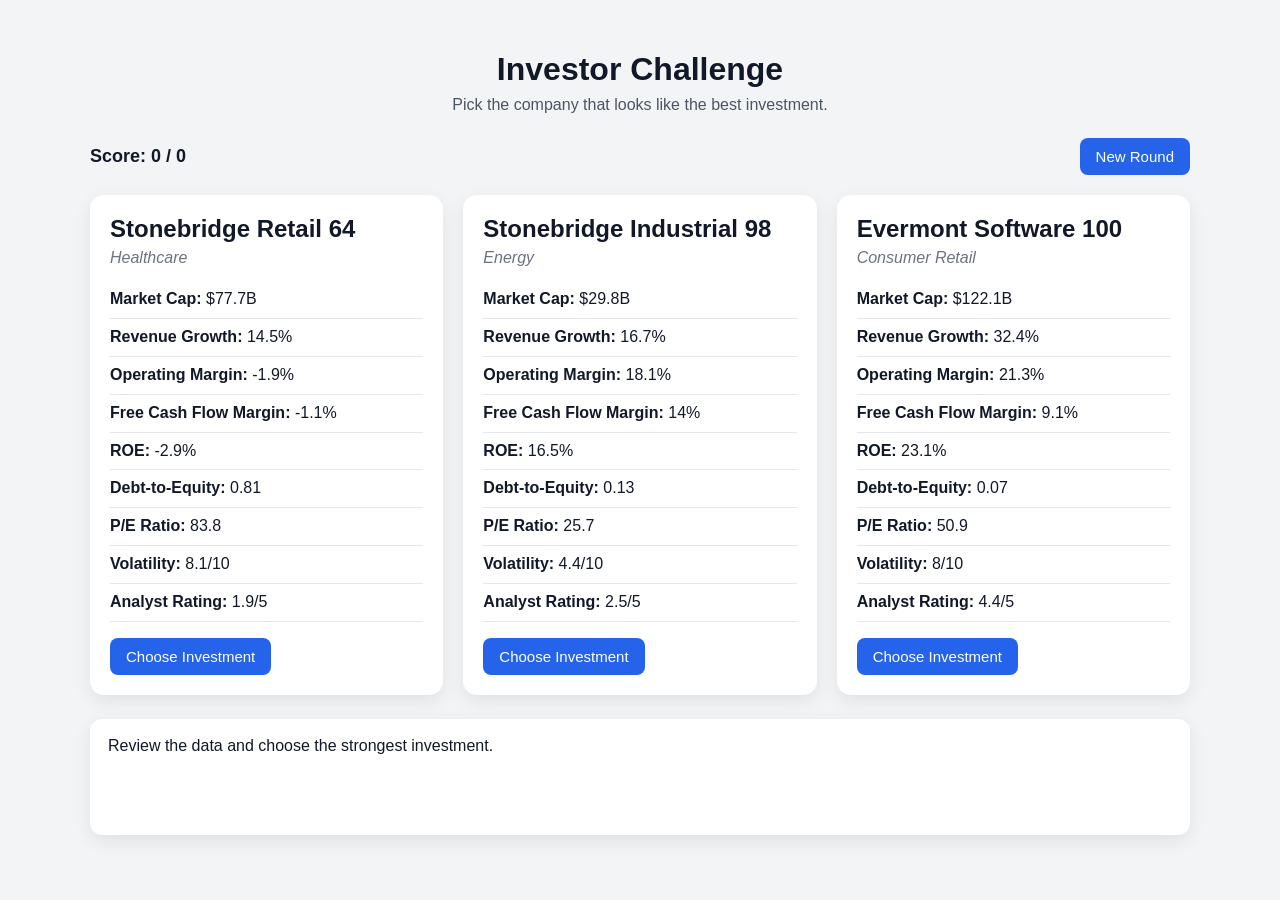
<file: app.html>
<!DOCTYPE html>
<html lang="en">
<head>
  <meta charset="UTF-8" />
  <meta name="viewport" content="width=device-width, initial-scale=1.0" />
  <title>Investor Challenge</title>
  <style>
    body {
      font-family: Arial, sans-serif;
      background: #f3f4f6;
      margin: 0;
      padding: 30px;
      color: #111827;
    }

    .container {
      max-width: 1100px;
      margin: 0 auto;
    }

    h1 {
      text-align: center;
      margin-bottom: 8px;
    }

    .subtitle {
      text-align: center;
      color: #4b5563;
      margin-bottom: 24px;
    }

    .topbar {
      display: flex;
      justify-content: space-between;
      align-items: center;
      margin-bottom: 20px;
      flex-wrap: wrap;
      gap: 12px;
    }

    .scoreboard {
      font-size: 18px;
      font-weight: bold;
    }

    .cards {
      display: grid;
      grid-template-columns: repeat(auto-fit, minmax(300px, 1fr));
      gap: 20px;
    }

    .card {
      background: white;
      border-radius: 14px;
      padding: 20px;
      box-shadow: 0 6px 18px rgba(0,0,0,0.08);
    }

    .card.selected {
      outline: 3px solid #2563eb;
    }

    .card.best {
      outline: 3px solid #15803d;
    }

    .card.dimmed {
      opacity: 0.75;
    }

    .card h2 {
      margin-top: 0;
      margin-bottom: 6px;
    }

    .industry {
      color: #6b7280;
      font-style: italic;
      margin-bottom: 14px;
    }

    .metrics {
      line-height: 1.8;
      margin-bottom: 16px;
    }

    .metrics div {
      border-bottom: 1px solid #e5e7eb;
      padding: 4px 0;
    }

    button {
      background: #2563eb;
      color: white;
      border: none;
      padding: 10px 16px;
      border-radius: 8px;
      cursor: pointer;
      font-size: 15px;
    }

    button:hover {
      background: #1d4ed8;
    }

    button:disabled {
      background: #9ca3af;
      cursor: not-allowed;
    }

    .feedback {
      margin-top: 24px;
      background: white;
      border-radius: 12px;
      padding: 18px;
      box-shadow: 0 6px 18px rgba(0,0,0,0.08);
      min-height: 80px;
    }

    .correct {
      color: #15803d;
      font-weight: bold;
    }

    .wrong {
      color: #b91c1c;
      font-weight: bold;
    }

    .small {
      color: #4b5563;
      margin-top: 8px;
    }

    #nextBtn {
      margin-top: 16px;
      display: none;
    }
  </style>
</head>
<body>
  <div class="container">
    <h1>Investor Challenge</h1>
    <div class="subtitle">Pick the company that looks like the best investment.</div>

    <div class="topbar">
      <div class="scoreboard">Score: <span id="score">0</span> / <span id="round">0</span></div>
      <button onclick="startRound()">New Round</button>
    </div>

    <div class="cards" id="cards"></div>

    <div class="feedback" id="feedback">
      Review the data and choose the strongest investment.
    </div>

    <button id="nextBtn" onclick="startRound()">Next Round</button>
  </div>

  <script>
    // -----------------------------
    // UTILITIES
    // -----------------------------
    function rand(min, max, decimals = 1) {
      return Number((Math.random() * (max - min) + min).toFixed(decimals));
    }

    function randInt(min, max) {
      return Math.floor(Math.random() * (max - min + 1)) + min;
    }

    function pick(arr) {
      return arr[Math.floor(Math.random() * arr.length)];
    }

    function shuffle(array) {
      const copy = [...array];
      for (let i = copy.length - 1; i > 0; i--) {
        const j = Math.floor(Math.random() * (i + 1));
        [copy[i], copy[j]] = [copy[j], copy[i]];
      }
      return copy;
    }

    // -----------------------------
    // FAKE COMPANY NAME PIECES
    // -----------------------------
    const prefixes = [
      "Northstar", "BluePeak", "Ironwood", "Silverline", "Cresta",
      "Harbor", "Oakridge", "Summit", "Vertex", "Pioneer",
      "Stonebridge", "Evermont", "RedCanyon", "Clearwater", "Westbridge"
    ];

    const suffixes = [
      "Systems", "Labs", "Energy", "Health", "Foods",
      "Logistics", "Financial", "Software", "Biotech", "Industrial",
      "Retail", "Networks", "Motors", "Cloud", "Devices"
    ];

    const industries = [
      "Software",
      "Healthcare",
      "Semiconductors",
      "Industrial Manufacturing",
      "Consumer Retail",
      "Energy",
      "Logistics",
      "Fintech",
      "Biotech",
      "Telecom"
    ];

    const profiles = [
      "High Growth",
      "Quality Compounder",
      "Turnaround",
      "Cyclical",
      "Cash Cow",
      "Overhyped",
      "Undervalued",
      "Debt Heavy",
      "Speculative",
      "Balanced"
    ];

    // -----------------------------
    // REALISH COMPANY GENERATOR
    // -----------------------------
    function createCompany(id) {
      const industry = pick(industries);
      const profile = pick(profiles);
      const name = `${pick(prefixes)} ${pick(suffixes)} ${id}`;

      let revenueGrowth, operatingMargin, debtToEquity, peRatio, fcfMargin, roe, volatility;

      switch (profile) {
        case "High Growth":
          revenueGrowth = rand(18, 38);
          operatingMargin = rand(8, 22);
          debtToEquity = rand(0.0, 0.8, 2);
          peRatio = rand(28, 55);
          fcfMargin = rand(4, 18);
          roe = rand(10, 24);
          volatility = rand(6, 9);
          break;

        case "Quality Compounder":
          revenueGrowth = rand(8, 18);
          operatingMargin = rand(18, 32);
          debtToEquity = rand(0.0, 0.7, 2);
          peRatio = rand(18, 30);
          fcfMargin = rand(12, 28);
          roe = rand(16, 30);
          volatility = rand(2, 5);
          break;

        case "Turnaround":
          revenueGrowth = rand(-5, 12);
          operatingMargin = rand(-8, 10);
          debtToEquity = rand(1.0, 2.8, 2);
          peRatio = rand(8, 20);
          fcfMargin = rand(-8, 8);
          roe = rand(-10, 12);
          volatility = rand(7, 10);
          break;

        case "Cyclical":
          revenueGrowth = rand(-8, 20);
          operatingMargin = rand(4, 18);
          debtToEquity = rand(0.4, 1.8, 2);
          peRatio = rand(7, 18);
          fcfMargin = rand(3, 16);
          roe = rand(6, 18);
          volatility = rand(6, 9);
          break;

        case "Cash Cow":
          revenueGrowth = rand(1, 8);
          operatingMargin = rand(20, 36);
          debtToEquity = rand(0.2, 1.2, 2);
          peRatio = rand(12, 22);
          fcfMargin = rand(16, 30);
          roe = rand(18, 35);
          volatility = rand(2, 4);
          break;

        case "Overhyped":
          revenueGrowth = rand(12, 30);
          operatingMargin = rand(-12, 8);
          debtToEquity = rand(0.0, 1.5, 2);
          peRatio = rand(45, 90);
          fcfMargin = rand(-10, 6);
          roe = rand(-8, 10);
          volatility = rand(8, 10);
          break;

        case "Undervalued":
          revenueGrowth = rand(5, 16);
          operatingMargin = rand(10, 24);
          debtToEquity = rand(0.1, 1.0, 2);
          peRatio = rand(8, 15);
          fcfMargin = rand(8, 20);
          roe = rand(10, 24);
          volatility = rand(3, 6);
          break;

        case "Debt Heavy":
          revenueGrowth = rand(4, 16);
          operatingMargin = rand(6, 18);
          debtToEquity = rand(2.0, 4.5, 2);
          peRatio = rand(8, 18);
          fcfMargin = rand(2, 12);
          roe = rand(8, 18);
          volatility = rand(6, 9);
          break;

        case "Speculative":
          revenueGrowth = rand(20, 60);
          operatingMargin = rand(-25, 5);
          debtToEquity = rand(0.0, 1.8, 2);
          peRatio = rand(0, 120);
          fcfMargin = rand(-20, 4);
          roe = rand(-20, 8);
          volatility = rand(8, 10);
          break;

        default: // Balanced
          revenueGrowth = rand(6, 18);
          operatingMargin = rand(10, 22);
          debtToEquity = rand(0.2, 1.2, 2);
          peRatio = rand(14, 24);
          fcfMargin = rand(6, 18);
          roe = rand(10, 22);
          volatility = rand(3, 6);
      }

      const marketCap = rand(2, 180, 1); // billions
      const analystRating = rand(1.8, 4.8, 1); // 1 bad, 5 great

      const valuationScore =
        peRatio === 0 ? -12 :
        peRatio < 10 ? 10 :
        peRatio <= 18 ? 14 :
        peRatio <= 28 ? 8 :
        peRatio <= 40 ? 1 :
        -10;

      const investmentScore =
        revenueGrowth * 1.5 +
        operatingMargin * 1.8 +
        fcfMargin * 2.0 +
        roe * 1.3 +
        valuationScore +
        analystRating * 2 -
        debtToEquity * 8 -
        volatility * 3;

      return {
        id,
        name,
        industry,
        profile,
        marketCap,
        revenueGrowth,
        operatingMargin,
        debtToEquity,
        peRatio,
        fcfMargin,
        roe,
        volatility,
        analystRating,
        investmentScore: Number(investmentScore.toFixed(2))
      };
    }

    // Build 100 fake but realistic companies
    const companyPool = [];
    for (let i = 1; i <= 100; i++) {
      companyPool.push(createCompany(i));
    }

    // -----------------------------
    // GAME STATE
    // -----------------------------
    let currentCompanies = [];
    let bestCompany = null;
    let score = 0;
    let round = 0;
    let answered = 0;
    let locked = false;

    function getThreeCompanies() {
      return shuffle(companyPool).slice(0, 3);
    }

    function renderCompanies() {
      const cards = document.getElementById("cards");
      cards.innerHTML = "";

      currentCompanies.forEach((company, index) => {
        const card = document.createElement("div");
        card.className = "card";
        card.setAttribute("data-index", index);

        const peDisplay = company.peRatio === 0 ? "N/M" : company.peRatio;

        card.innerHTML = `
          <h2>${company.name}</h2>
          <div class="industry">${company.industry}</div>
          <div class="metrics">
            <div><strong>Market Cap:</strong> $${company.marketCap}B</div>
            <div><strong>Revenue Growth:</strong> ${company.revenueGrowth}%</div>
            <div><strong>Operating Margin:</strong> ${company.operatingMargin}%</div>
            <div><strong>Free Cash Flow Margin:</strong> ${company.fcfMargin}%</div>
            <div><strong>ROE:</strong> ${company.roe}%</div>
            <div><strong>Debt-to-Equity:</strong> ${company.debtToEquity}</div>
            <div><strong>P/E Ratio:</strong> ${peDisplay}</div>
            <div><strong>Volatility:</strong> ${company.volatility}/10</div>
            <div><strong>Analyst Rating:</strong> ${company.analystRating}/5</div>
          </div>
          <button onclick="chooseCompany(${index})">Choose Investment</button>
        `;

        cards.appendChild(card);
      });
    }

    function startRound() {
      currentCompanies = getThreeCompanies();
      bestCompany = [...currentCompanies].sort((a, b) => b.investmentScore - a.investmentScore)[0];
      round++;
      locked = false;

      renderCompanies();

      document.getElementById("feedback").innerHTML =
        "Review the data and choose the strongest investment.";
      document.getElementById("nextBtn").style.display = "none";
      document.getElementById("round").textContent = answered;
    }

    function chooseCompany(index) {
      if (locked) return;
      locked = true;
      answered++;

      const selected = currentCompanies[index];
      const feedback = document.getElementById("feedback");
      const cards = document.querySelectorAll(".card");

      cards.forEach((card, cardIndex) => {
        card.classList.add("dimmed");

        if (cardIndex === index) {
          card.classList.add("selected");
        }

        if (currentCompanies[cardIndex].id === bestCompany.id) {
          card.classList.add("best");
        }

        const button = card.querySelector("button");
        if (button) button.disabled = true;
      });

      if (selected.id === bestCompany.id) {
        score++;
        feedback.innerHTML = `
          <div class="correct">Correct. ${selected.name} was the best investment.</div>
          <div class="small">
            This company likely won because it had the best mix of growth, profitability,
            cash flow, reasonable valuation, and manageable risk.
          </div>
          <div class="small">
            Hidden profile: <strong>${selected.profile}</strong>
          </div>
        `;
      } else {
        feedback.innerHTML = `
          <div class="wrong">Not quite. You chose ${selected.name}.</div>
          <div class="small">
            The best investment was <strong>${bestCompany.name}</strong>.
          </div>
          <div class="small">
            Hidden profile: <strong>${bestCompany.profile}</strong>
          </div>
        `;
      }

      document.getElementById("score").textContent = score;
      document.getElementById("round").textContent = answered;
      document.getElementById("nextBtn").style.display = "inline-block";
    }

    startRound();
  </script>
</body>
</html>
</file>
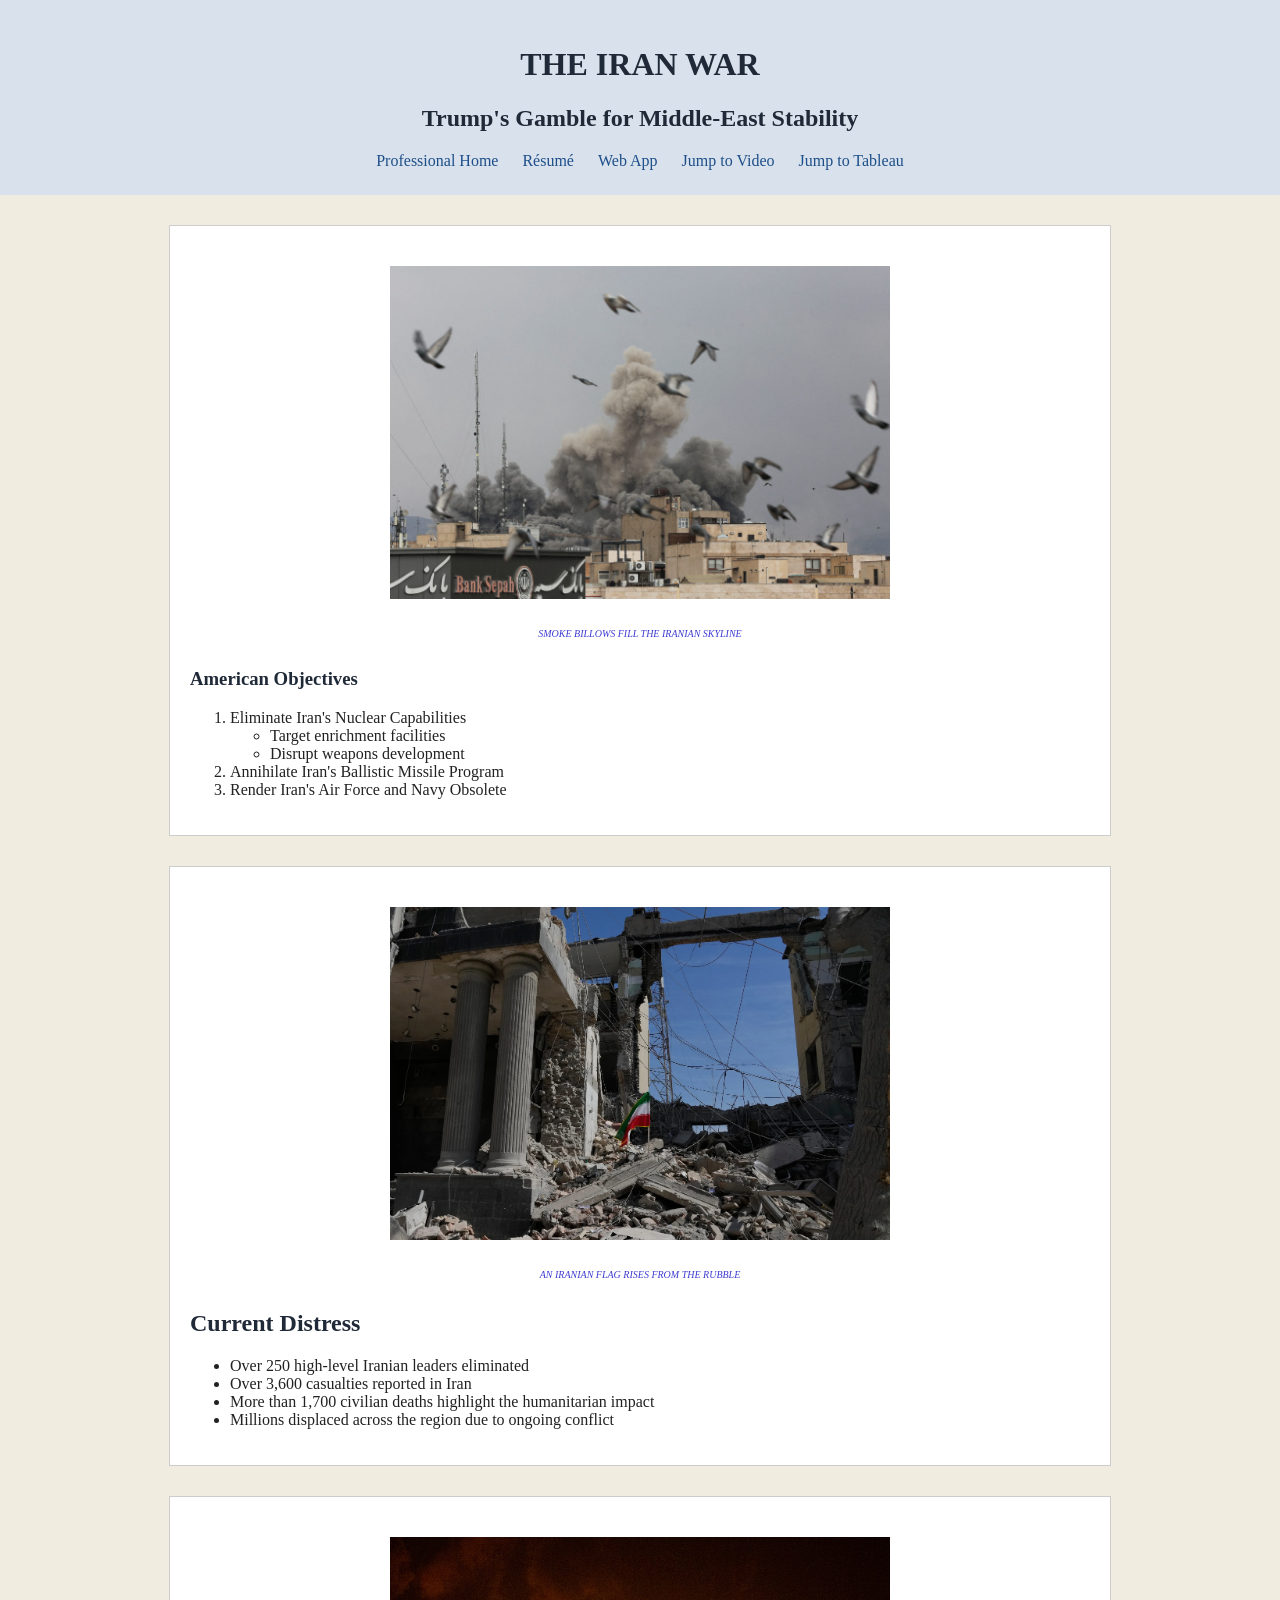
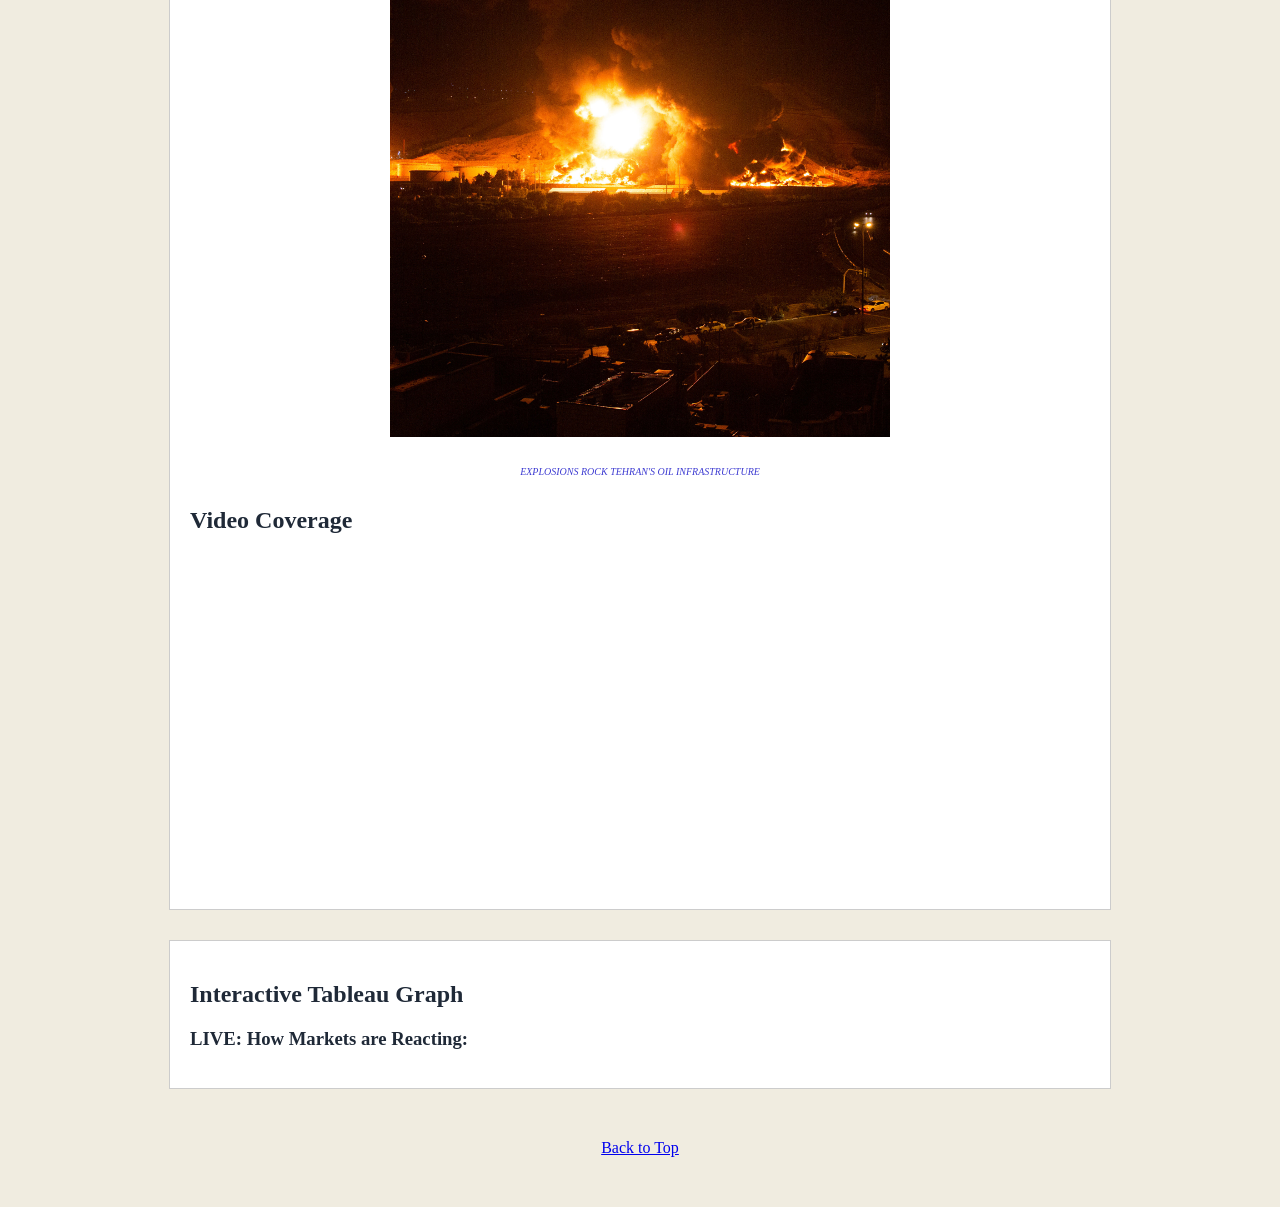
<file: scratch.html>
<!DOCTYPE html>
<html lang="en">
<head>
    <meta charset="UTF-8">
    <meta name="viewport" content="width=device-width, initial-scale=1.0">
    <title>The Iran War</title>
    <link rel="stylesheet" href="css/scratch.css">
</head>
<body>
    <div class="header-box">
        <h1 id="top">THE IRAN WAR</h1>
        <h2>Trump's Gamble for Middle-East Stability</h2>
        <nav>
            <a href="index.html">Professional Home</a>
            <a href="contact.html">Résumé</a>
            <a href="app.html">Web App</a>
            <a href="#video">Jump to Video</a>
            <a href="#tableau">Jump to Tableau</a>
        </nav>
    </div>

    <div class="content-box">
        <img src="assets/img/2026-03-02T122618Z_560205613_RC2CWJAMXASO_RTRMADP_3_IRAN-CRISIS-1024x683.jpg" alt="Dusty Iran" class="main-image">
        <p class="image-caption">SMOKE BILLOWS FILL THE IRANIAN SKYLINE</p>
        <h3>American Objectives</h3>
        <ol>
            <li>Eliminate Iran's Nuclear Capabilities
                <ul>
                    <li>Target enrichment facilities</li>
                    <li>Disrupt weapons development</li>
                </ul>
            </li>
            <li>Annihilate Iran's Ballistic Missile Program</li>
            <li>Render Iran's Air Force and Navy Obsolete</li>
        </ol>
    </div>

    <div class="content-box">
        <img src="assets/img/Chotiner_Iran_AP26063382514865.webp" alt="Iranian rubble" class="main-image">
        <p class="image-caption">AN IRANIAN FLAG RISES FROM THE RUBBLE</p>
        <h2>Current Distress</h2>
        <ul>
            <li>Over 250 high-level Iranian leaders eliminated</li>
            <li>Over 3,600 casualties reported in Iran</li>
            <li>More than 1,700 civilian deaths highlight the humanitarian impact</li>
            <li>Millions displaced across the region due to ongoing conflict</li>
        </ul>
    </div>

    <div class="content-box" id="video">
        <img src="assets/img/14israel-iran-live-promo945p-cwhp-mediumSquareAt3X.jpg" alt="Israeli bombardment" class="main-image">
        <p class="image-caption">EXPLOSIONS ROCK TEHRAN'S OIL INFRASTRUCTURE</p>

        <h2>Video Coverage</h2>
        <div class="video-container">
            <iframe class="video"
                src="https://www.youtube.com/embed/TMWIej0Z8Ac"
                title="YouTube video player"
                frameborder="0"
                allow="accelerometer; autoplay; clipboard-write; encrypted-media; gyroscope; picture-in-picture; web-share"
                allowfullscreen>
            </iframe>
        </div>
    </div>

    <div class="content-box" id="tableau">
        <h2>Interactive Tableau Graph</h2>
        <h3>LIVE: How Markets are Reacting:</h3>
        <div class='tableauPlaceholder' id='viz1680000000000' style='position: relative'>
            <noscript>
                <a href='#'>
                    <img alt='Tableau graph' src='https://public.tableau.com/static/images/xx/placeholder/1_rss.png' class="main-image" style='border: none' />
                </a>
            </noscript>
            <object class='tableauViz' style='display:none;'>
                <param name='host_url' value='https%3A%2F%2Fpublic.tableau.com%2F' />
                <param name='embed_code_version' value='3' />
                <param name='site_root' value='' />
                <param name='name' value='RegionalSampleWorkbook/Stocks' />
                <param name='tabs' value='no' />
                <param name='toolbar' value='yes' />
            </object>
        </div>
        <script type='text/javascript'>
            var divElement = document.getElementById('viz1680000000000');
            var vizElement = divElement.getElementsByTagName('object')[0];
            vizElement.style.width='100%';
            vizElement.style.height='700px';
            var scriptElement = document.createElement('script');
            scriptElement.src = 'https://public.tableau.com/javascripts/api/viz_v1.js';
            vizElement.parentNode.insertBefore(scriptElement, vizElement);
        </script>
    </div>

    <div class="footer-box">
        <a href="#top">Back to Top</a>
    </div>
</body>
</html>
</file>
<file: css/scratch.css>
body {
    background-color: #f0ece0;
    color: #222;
    font-family: Georgia, serif;
    margin: 0;
    padding: 0;
}

.header-box {
    background-color: #d9e2ec;
    text-align: center;
    padding: 25px;
}

.content-box {
    max-width: 900px;
    margin: 30px auto;
    padding: 20px;
    background-color: white;
    border: 1px solid #ccc;
}

.footer-box {
    text-align: center;
    padding: 20px;
    margin-bottom: 30px;
}

.image-caption {
    text-align: center;
    line-height: 10px;
    color: rgb(60, 58, 209);
    font-family:Cambria, Cochin, Georgia, Times, 'Times New Roman', serif;
    font-style: italic;
    padding: 10px;
    margin-bottom: 15px;
    font-size: 10px;

}

.main-image {
    display: block;
    width: 500px;
    max-width: 100%;
    margin: 20px auto;
}

.video-container {
    display: flex;
    justify-content: center;
    margin: 20px 0;
}

.video {
    width: 560px;
    height: 315px;
    max-width: 100%;
}

nav a {
    margin: 0 10px;
    color: #1d4e89;
    text-decoration: none;
}

h1, h2, h3 {
    color: #1f2937;
}
</file>
